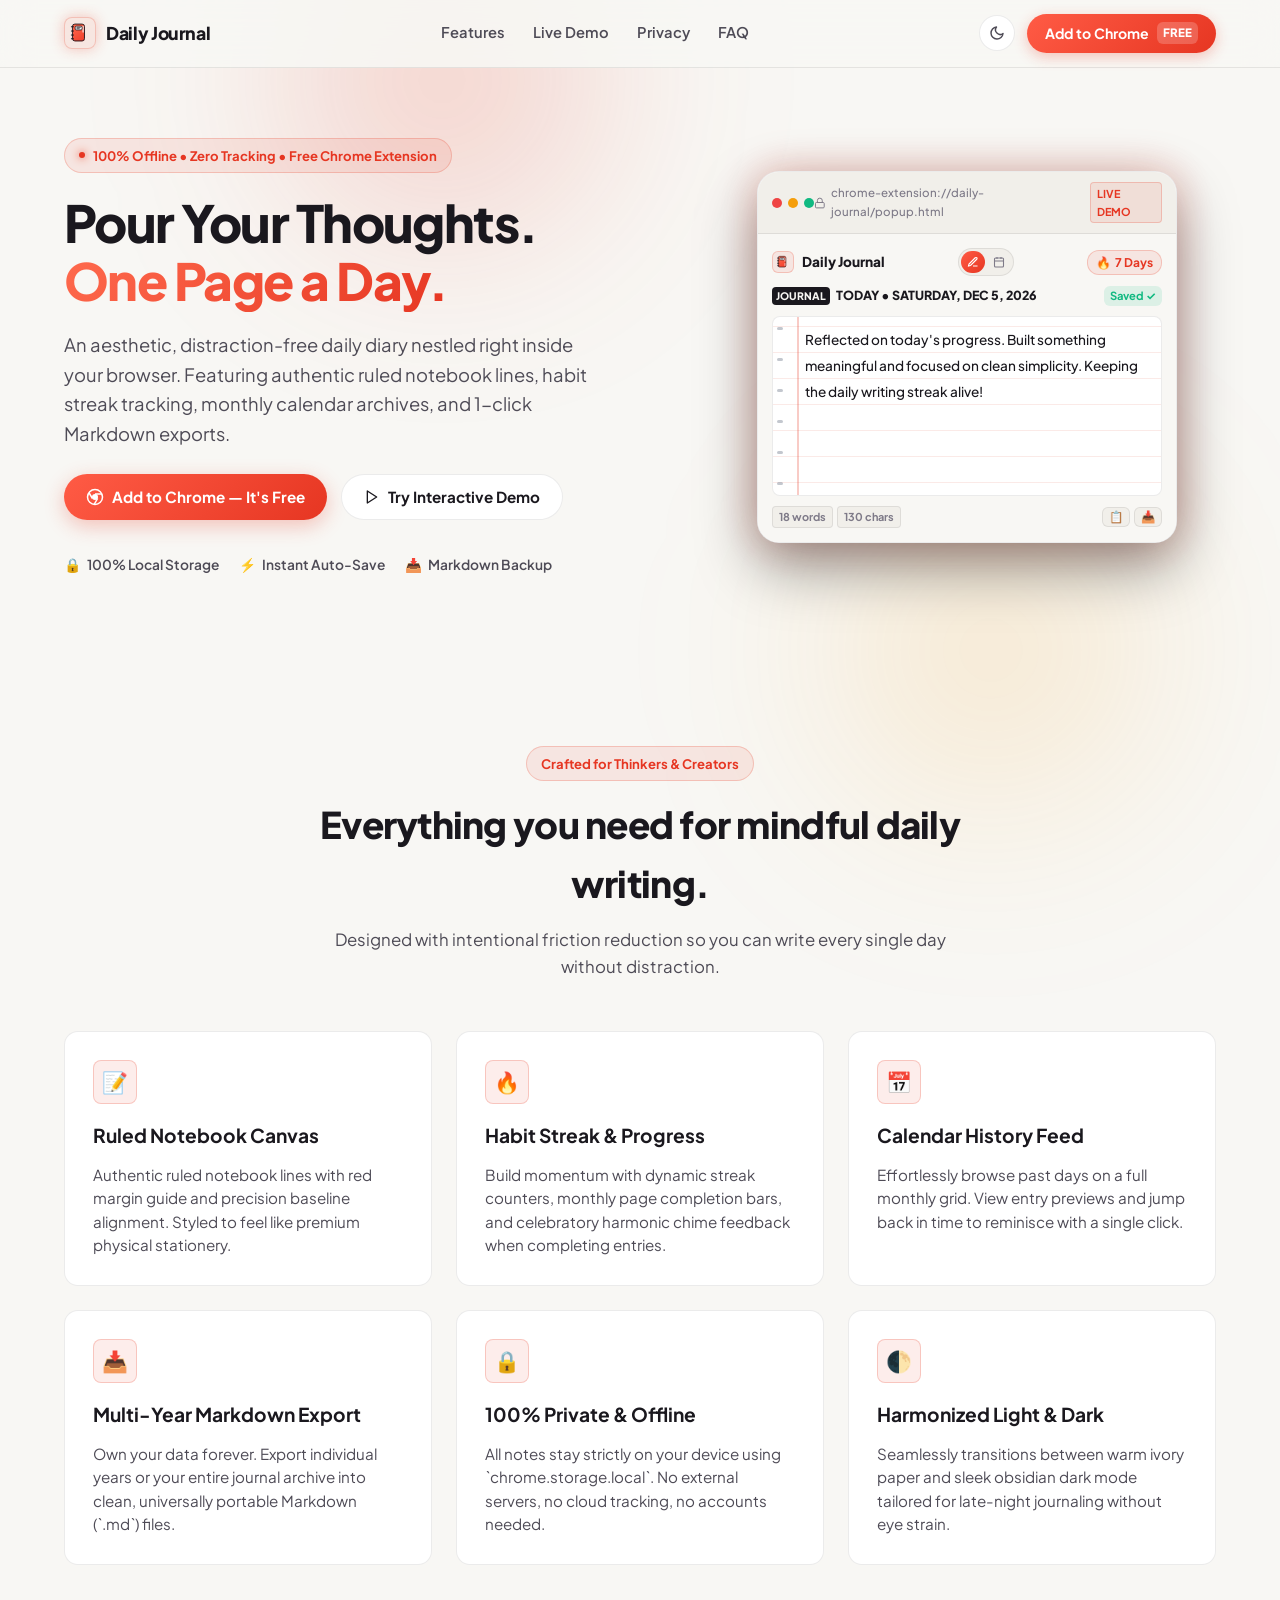
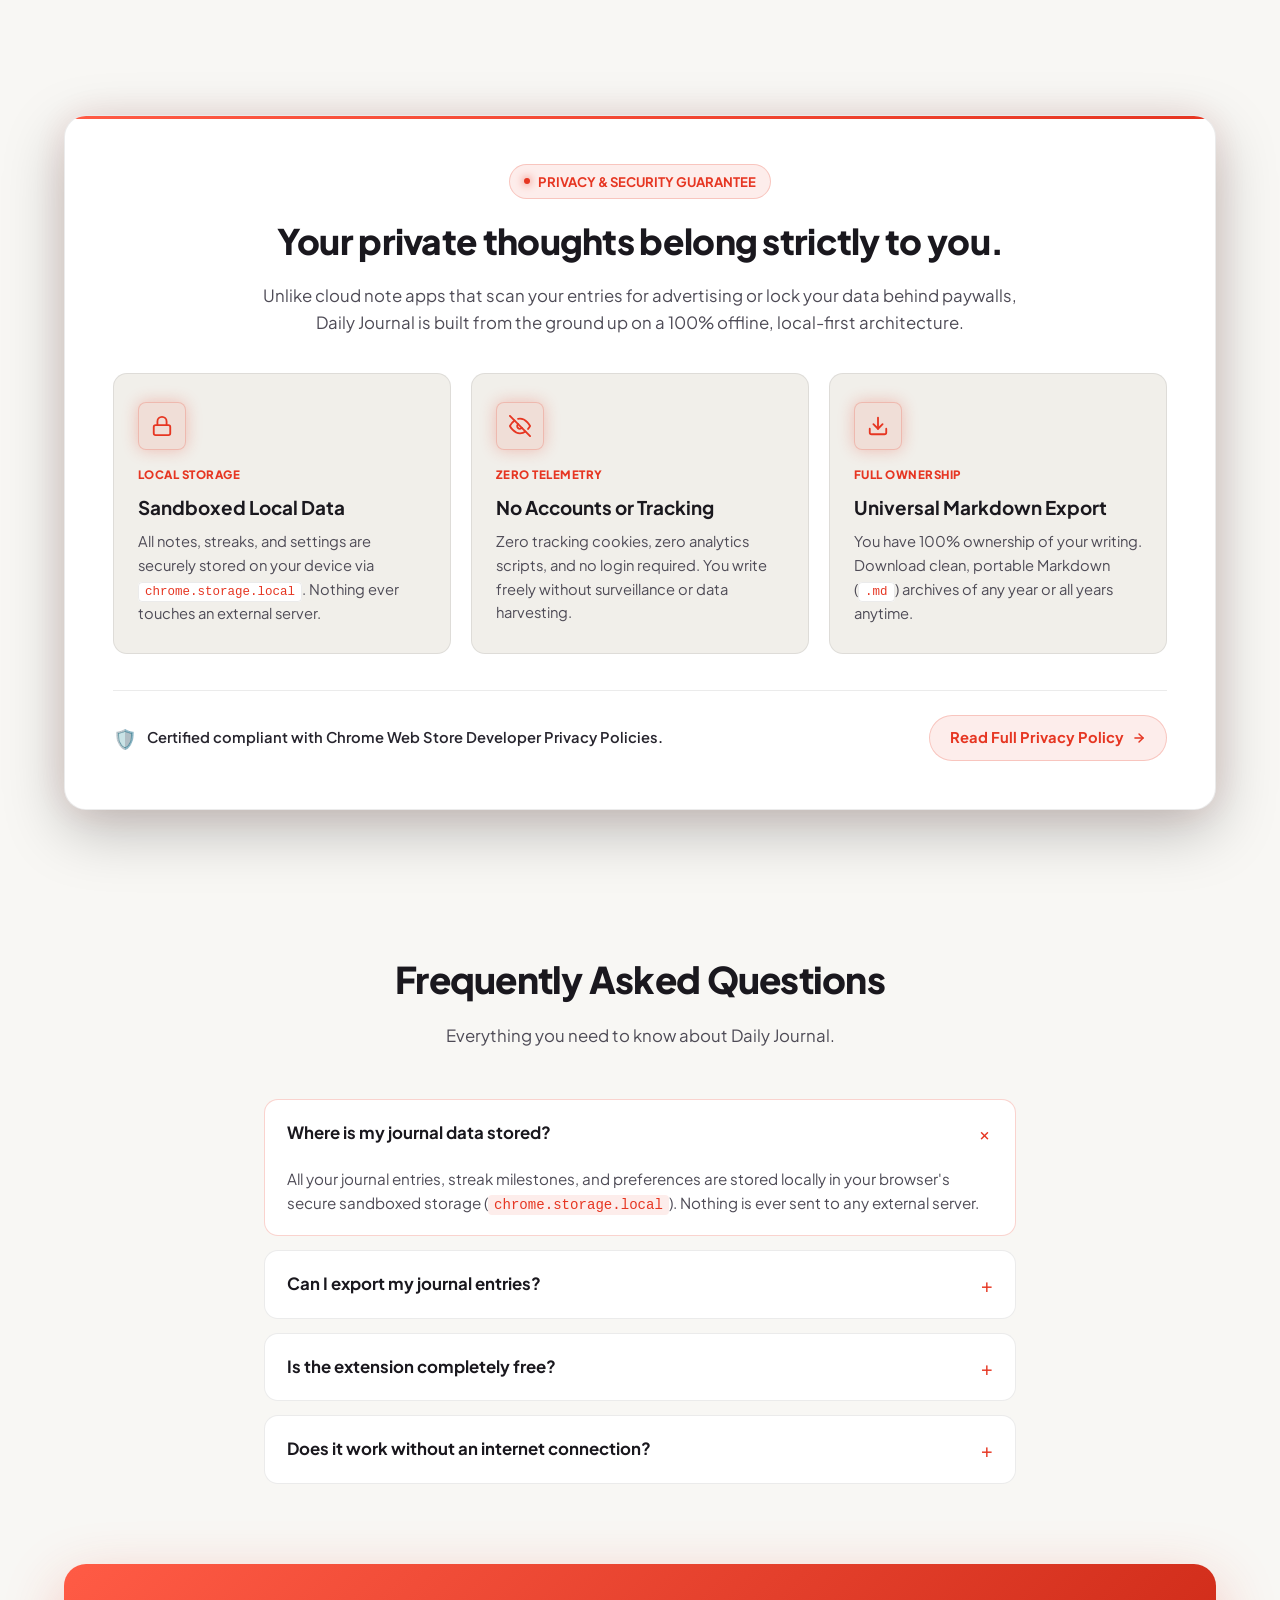
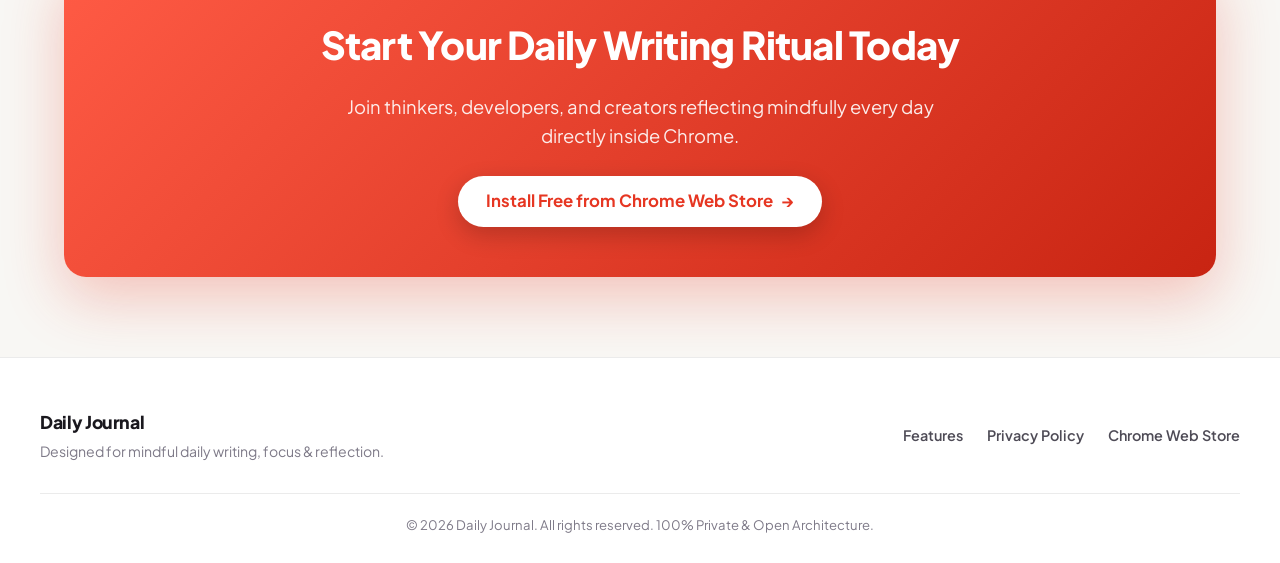
<file: index.html>
<!DOCTYPE html>
<html lang="en" data-theme="light">

<head>
    <meta charset="UTF-8">
    <meta name="viewport" content="width=device-width, initial-scale=1.0">
    <title>Daily Journal - Minimalist Chrome Extension for Mindful Daily Writing</title>
    <meta name="description"
        content="An elegant, distraction-free daily journaling Chrome extension with authentic ruled paper lines, streak habit tracking, calendar history, and 1-click Markdown export. 100% offline & private.">
    <meta name="keywords"
        content="chrome extension, daily journal, minimalist diary, habit tracker, privacy note app, markdown journal, offline notes">
    
    <!-- Open Graph / Meta -->
    <meta property="og:type" content="website">
    <meta property="og:title" content="Daily Journal - Minimalist Chrome Extension">
    <meta property="og:description"
        content="Pour your thoughts and build a consistent writing habit directly in your browser. 100% private and offline.">
    <meta property="og:image" content="icons/daily-journal-128.png">

    <!-- Twitter Card Meta -->
    <meta name="twitter:card" content="summary">
    <meta name="twitter:title" content="Daily Journal - Minimalist Chrome Extension">
    <meta name="twitter:description" content="Pour your thoughts and build a consistent writing habit directly in your browser. 100% private and offline.">
    <meta name="twitter:image" content="icons/daily-journal-128.png">

    <!-- Favicons & Touch Icons -->
    <link rel="apple-touch-icon" sizes="180x180" href="favicons/apple-touch-icon.png">
    <link rel="icon" type="image/png" sizes="32x32" href="favicons/favicon-32x32.png">
    <link rel="icon" type="image/png" sizes="16x16" href="favicons/favicon-16x16.png">
    <link rel="shortcut icon" href="favicons/favicon.ico">
    <link rel="manifest" href="favicons/site.webmanifest">
    <meta name="theme-color" content="#18151D">

    <link rel="stylesheet" href="css/style.css">
    <link rel="preconnect" href="https://fonts.googleapis.com">
    <link rel="preconnect" href="https://fonts.gstatic.com" crossorigin>
    <link
        href="https://fonts.googleapis.com/css2?family=Plus+Jakarta+Sans:wght@400;500;600;700;800&family=Inter:wght@400;500;600;700&display=swap"
        rel="stylesheet">
</head>

<body>
    <!-- Ambient Background Glows -->
    <div class="ambient-glow glow-top"></div>
    <div class="ambient-glow glow-bottom"></div>

    <!-- Navigation Header -->
    <header class="site-header">
        <div class="nav-container">
            <a href="#" class="brand-badge">
                <div class="brand-icon">
                    <svg xmlns="http://www.w3.org/2000/svg" width="22" height="22" viewBox="0 0 128 128" fill="none">
                        <rect x="23" y="15" width="70" height="98" rx="14" fill="#C53222" opacity="0.4" />
                        <rect x="20" y="12" width="70" height="98" rx="14" fill="url(#coralCoverGrad)" stroke="#18151D" stroke-width="5" stroke-linejoin="round" />
                        <path d="M82 22C84.2 22 86 23.8 86 26V58C86 60.2 84.2 62 82 62C79.8 62 78 60.2 78 58V26C78 23.8 79.8 22 82 22Z" fill="#FFFFFF" opacity="0.75" />
                        <rect x="36" y="24" width="40" height="22" rx="6" fill="#F8FAFC" stroke="#18151D" stroke-width="4.5" />
                        <line x1="46" y1="32" x2="66" y2="32" stroke="#18151D" stroke-width="3.5" stroke-linecap="round" />
                        <line x1="46" y1="38" x2="60" y2="38" stroke="#18151D" stroke-width="3.5" stroke-linecap="round" />
                        <line x1="14" y1="28" x2="26" y2="28" stroke="#18151D" stroke-width="6" stroke-linecap="round" />
                        <line x1="14" y1="52" x2="26" y2="52" stroke="#18151D" stroke-width="6" stroke-linecap="round" />
                        <line x1="14" y1="76" x2="26" y2="76" stroke="#18151D" stroke-width="6" stroke-linecap="round" />
                        <line x1="14" y1="98" x2="26" y2="98" stroke="#18151D" stroke-width="6" stroke-linecap="round" />
                        <defs>
                            <linearGradient id="coralCoverGrad" x1="20" y1="12" x2="90" y2="110" gradientUnits="userSpaceOnUse">
                                <stop stop-color="#FF6B4E" />
                                <stop offset="1" stop-color="#F03D2B" />
                            </linearGradient>
                        </defs>
                    </svg>
                </div>
                <span class="brand-text">Daily Journal</span>
            </a>

            <nav class="nav-links">
                <a href="#features" class="nav-link">Features</a>
                <a href="#interactive-demo" class="nav-link">Live Demo</a>
                <a href="#privacy" class="nav-link">Privacy</a>
                <a href="#faq" class="nav-link">FAQ</a>
            </nav>

            <div class="nav-actions">
                <button id="theme-toggle-btn" class="icon-toggle-btn" aria-label="Toggle Light and Dark Mode" title="Toggle Theme">
                    <svg id="theme-icon-sun" class="hidden" xmlns="http://www.w3.org/2000/svg" width="16" height="16" viewBox="0 0 24 24" fill="none" stroke="currentColor" stroke-width="2.2" stroke-linecap="round" stroke-linejoin="round">
                        <circle cx="12" cy="12" r="5" />
                        <line x1="12" y1="1" x2="12" y2="3" />
                        <line x1="12" y1="21" x2="12" y2="23" />
                        <line x1="4.22" y1="4.22" x2="5.64" y2="5.64" />
                        <line x1="18.36" y1="18.36" x2="19.78" y2="19.78" />
                        <line x1="1" y1="12" x2="3" y2="12" />
                        <line x1="21" y1="12" x2="23" y2="12" />
                        <line x1="4.22" y1="19.78" x2="5.64" y2="18.36" />
                        <line x1="18.36" y1="5.64" x2="19.78" y2="4.22" />
                    </svg>
                    <svg id="theme-icon-moon" xmlns="http://www.w3.org/2000/svg" width="16" height="16" viewBox="0 0 24 24" fill="none" stroke="currentColor" stroke-width="2.2" stroke-linecap="round" stroke-linejoin="round">
                        <path d="M21 12.79A9 9 0 1 1 11.21 3 7 7 0 0 0 21 12.79z" />
                    </svg>
                </button>
                <a href="https://chromewebstore.google.com/detail/mglojpkochmhjaahbocinfpfkeamglgm" target="_blank" class="cta-btn cta-btn-header">
                    <span>Add to Chrome</span>
                    <span class="cta-badge">Free</span>
                </a>
            </div>
        </div>
    </header>

    <!-- Hero Section -->
    <main>
        <section class="hero-section">
            <div class="hero-content">
                <div class="pill-tag">
                    <span class="pill-dot"></span>
                    <span>100% Offline • Zero Tracking • Free Chrome Extension</span>
                </div>
                
                <h1 class="hero-headline">
                    Pour Your Thoughts.<br>
                    <span class="gradient-text">One Page a Day.</span>
                </h1>

                <p class="hero-subtext">
                    An aesthetic, distraction-free daily diary nestled right inside your browser. Featuring authentic ruled notebook lines, habit streak tracking, monthly calendar archives, and 1-click Markdown exports.
                </p>

                <div class="hero-cta-group">
                    <a href="https://chromewebstore.google.com/detail/mglojpkochmhjaahbocinfpfkeamglgm" target="_blank" class="cta-btn cta-btn-primary">
                        <svg xmlns="http://www.w3.org/2000/svg" width="18" height="18" viewBox="0 0 24 24" fill="currentColor">
                            <circle cx="12" cy="12" r="10" fill="none" stroke="currentColor" stroke-width="2"/>
                            <circle cx="12" cy="12" r="4"/>
                            <line x1="21.17" y1="8" x2="12" y2="8" stroke="currentColor" stroke-width="2"/>
                            <line x1="3.95" y1="6.06" x2="8.54" y2="14" stroke="currentColor" stroke-width="2"/>
                            <line x1="10.88" y1="21.94" x2="15.46" y2="14" stroke="currentColor" stroke-width="2"/>
                        </svg>
                        <span>Add to Chrome — It's Free</span>
                    </a>
                    <a href="#interactive-demo" class="cta-btn cta-btn-secondary">
                        <svg xmlns="http://www.w3.org/2000/svg" width="16" height="16" viewBox="0 0 24 24" fill="none" stroke="currentColor" stroke-width="2" stroke-linecap="round" stroke-linejoin="round">
                            <polygon points="5 3 19 12 5 21 5 3"/>
                        </svg>
                        <span>Try Interactive Demo</span>
                    </a>
                </div>

                <div class="hero-trust-badges">
                    <div class="trust-item">
                        <span class="trust-icon">🔒</span>
                        <span>100% Local Storage</span>
                    </div>
                    <div class="trust-item">
                        <span class="trust-icon">⚡</span>
                        <span>Instant Auto-Save</span>
                    </div>
                    <div class="trust-item">
                        <span class="trust-icon">📥</span>
                        <span>Markdown Backup</span>
                    </div>
                </div>
            </div>

            <!-- Interactive Live Mockup -->
            <div id="interactive-demo" class="hero-preview-container">
                <div class="mockup-frame">
                    <div class="mockup-header-bar">
                        <div class="mockup-dots">
                            <span class="dot red"></span>
                            <span class="dot yellow"></span>
                            <span class="dot green"></span>
                        </div>
                        <div class="mockup-address-bar">
                            <svg xmlns="http://www.w3.org/2000/svg" width="12" height="12" viewBox="0 0 24 24" fill="none" stroke="currentColor" stroke-width="2"><rect x="3" y="11" width="18" height="11" rx="2" ry="2"/><path d="M7 11V7a5 5 0 0 1 10 0v4"/></svg>
                            <span>chrome-extension://daily-journal/popup.html</span>
                        </div>
                        <div class="mockup-hint">Live Demo</div>
                    </div>

                    <!-- Journal Extension Window Simulation -->
                    <div class="journal-card-demo">
                        <div class="demo-header">
                            <div class="demo-brand">
                                <div class="demo-brand-icon" title="Daily Journal">
                                    <svg xmlns="http://www.w3.org/2000/svg" width="14" height="14" viewBox="0 0 128 128" fill="none">
                                        <rect x="23" y="15" width="70" height="98" rx="14" fill="#C53222" opacity="0.4" />
                                        <rect x="20" y="12" width="70" height="98" rx="14" fill="url(#coralCoverGradDemoIcon)" stroke="#18151D" stroke-width="5" stroke-linejoin="round" />
                                        <path d="M82 22C84.2 22 86 23.8 86 26V58C86 60.2 84.2 62 82 62C79.8 62 78 60.2 78 58V26C78 23.8 79.8 22 82 22Z" fill="#FFFFFF" opacity="0.75" />
                                        <path d="M82 72C84.2 72 86 73.8 86 76V96C86 98.2 84.2 100 82 100C79.8 100 78 98.2 78 96V76C78 73.8 79.8 72 82 72Z" fill="#FFFFFF" opacity="0.75" />
                                        <rect x="36" y="24" width="40" height="22" rx="6" fill="#F8FAFC" stroke="#18151D" stroke-width="4.5" />
                                        <line x1="46" y1="32" x2="66" y2="32" stroke="#18151D" stroke-width="3.5" stroke-linecap="round" />
                                        <line x1="46" y1="38" x2="60" y2="38" stroke="#18151D" stroke-width="3.5" stroke-linecap="round" />
                                        <line x1="14" y1="28" x2="26" y2="28" stroke="#18151D" stroke-width="6" stroke-linecap="round" />
                                        <line x1="14" y1="52" x2="26" y2="52" stroke="#18151D" stroke-width="6" stroke-linecap="round" />
                                        <line x1="14" y1="76" x2="26" y2="76" stroke="#18151D" stroke-width="6" stroke-linecap="round" />
                                        <line x1="14" y1="98" x2="26" y2="98" stroke="#18151D" stroke-width="6" stroke-linecap="round" />
                                        <defs>
                                            <linearGradient id="coralCoverGradDemoIcon" x1="20" y1="12" x2="90" y2="110" gradientUnits="userSpaceOnUse">
                                                <stop stop-color="#FF6B4E" />
                                                <stop offset="1" stop-color="#F03D2B" />
                                            </linearGradient>
                                        </defs>
                                    </svg>
                                </div>
                                <span class="demo-title">Daily Journal</span>
                            </div>
                            <div class="demo-tabs">
                                <button class="demo-tab active" title="Daily Notes View">
                                    <svg xmlns="http://www.w3.org/2000/svg" width="12" height="12" viewBox="0 0 24 24" fill="none" stroke="currentColor" stroke-width="2.2"><path d="M12 20h9"/><path d="M16.5 3.5a2.121 2.121 0 0 1 3 3L7 19l-4 1 1-4L16.5 3.5z"/></svg>
                                </button>
                                <button class="demo-tab" title="Calendar Overview">
                                    <svg xmlns="http://www.w3.org/2000/svg" width="12" height="12" viewBox="0 0 24 24" fill="none" stroke="currentColor" stroke-width="2.2"><rect x="3" y="4" width="18" height="18" rx="2" ry="2"/><line x1="16" y1="2" x2="16" y2="6"/><line x1="8" y1="2" x2="8" y2="6"/><line x1="3" y1="10" x2="21" y2="10"/></svg>
                                </button>
                            </div>
                            <div class="demo-streak">
                                <span class="fire-icon">🔥</span>
                                <span>7 Days</span>
                            </div>
                        </div>

                        <div class="demo-editor-header">
                            <div class="demo-editor-tag">JOURNAL</div>
                            <h3 id="demo-date-heading">TODAY • WEDNESDAY, OCT 7, 2026</h3>
                            <span class="demo-saved-tag">Saved ✓</span>
                        </div>

                        <div class="demo-paper-container">
                            <div class="demo-spine">
                                <span></span><span></span><span></span><span></span><span></span><span></span>
                            </div>
                            <textarea id="demo-textarea" placeholder="Pour your thoughts here... How was your day?">Reflected on today's progress. Built something meaningful and focused on clean simplicity. Keeping the daily writing streak alive!</textarea>
                        </div>

                        <div class="demo-footer">
                            <div class="demo-stats">
                                <span id="demo-word-count" class="demo-stat-pill">23 words</span>
                                <span id="demo-char-count" class="demo-stat-pill">144 chars</span>
                            </div>
                            <div class="demo-actions">
                                <button class="demo-btn" title="Copy entry">📋</button>
                                <button class="demo-btn" title="Export Markdown">📥</button>
                            </div>
                        </div>
                    </div>
                </div>
            </div>
        </section>

        <!-- Core Features Grid -->
        <section id="features" class="features-section">
            <div class="section-heading">
                <div class="pill-tag">Crafted for Thinkers & Creators</div>
                <h2>Everything you need for mindful daily writing.</h2>
                <p>Designed with intentional friction reduction so you can write every single day without distraction.</p>
            </div>

            <div class="features-grid">
                <!-- Feature 1 -->
                <div class="feature-card">
                    <div class="feature-icon-wrapper">
                        <span>📝</span>
                    </div>
                    <h3>Ruled Notebook Canvas</h3>
                    <p>Authentic ruled notebook lines with red margin guide and precision baseline alignment. Styled to feel like premium physical stationery.</p>
                </div>

                <!-- Feature 2 -->
                <div class="feature-card">
                    <div class="feature-icon-wrapper">
                        <span>🔥</span>
                    </div>
                    <h3>Habit Streak & Progress</h3>
                    <p>Build momentum with dynamic streak counters, monthly page completion bars, and celebratory harmonic chime feedback when completing entries.</p>
                </div>

                <!-- Feature 3 -->
                <div class="feature-card">
                    <div class="feature-icon-wrapper">
                        <span>📅</span>
                    </div>
                    <h3>Calendar History Feed</h3>
                    <p>Effortlessly browse past days on a full monthly grid. View entry previews and jump back in time to reminisce with a single click.</p>
                </div>

                <!-- Feature 4 -->
                <div class="feature-card">
                    <div class="feature-icon-wrapper">
                        <span>📥</span>
                    </div>
                    <h3>Multi-Year Markdown Export</h3>
                    <p>Own your data forever. Export individual years or your entire journal archive into clean, universally portable Markdown (`.md`) files.</p>
                </div>

                <!-- Feature 5 -->
                <div class="feature-card">
                    <div class="feature-icon-wrapper">
                        <span>🔒</span>
                    </div>
                    <h3>100% Private & Offline</h3>
                    <p>All notes stay strictly on your device using `chrome.storage.local`. No external servers, no cloud tracking, no accounts needed.</p>
                </div>

                <!-- Feature 6 -->
                <div class="feature-card">
                    <div class="feature-icon-wrapper">
                        <span>🌓</span>
                    </div>
                    <h3>Harmonized Light & Dark</h3>
                    <p>Seamlessly transitions between warm ivory paper and sleek obsidian dark mode tailored for late-night journaling without eye strain.</p>
                </div>
            </div>
        </section>

        <!-- Privacy & Trust Center -->
        <section id="privacy" class="privacy-section">
            <div class="privacy-wrapper">
                <div class="privacy-header">
                    <div class="pill-tag">
                        <span class="pill-dot"></span>
                        <span>PRIVACY & SECURITY GUARANTEE</span>
                    </div>
                    <h2>Your private thoughts belong strictly to you.</h2>
                    <p>Unlike cloud note apps that scan your entries for advertising or lock your data behind paywalls, Daily Journal is built from the ground up on a 100% offline, local-first architecture.</p>
                </div>

                <div class="privacy-grid">
                    <!-- Pillar 1 -->
                    <div class="privacy-feature-card">
                        <div class="privacy-icon-box">
                            <svg xmlns="http://www.w3.org/2000/svg" width="22" height="22" viewBox="0 0 24 24" fill="none" stroke="currentColor" stroke-width="2" stroke-linecap="round" stroke-linejoin="round">
                                <rect x="3" y="11" width="18" height="11" rx="2" ry="2"/>
                                <path d="M7 11V7a5 5 0 0 1 10 0v4"/>
                            </svg>
                        </div>
                        <div class="privacy-card-content">
                            <span class="privacy-card-tag">Local Storage</span>
                            <h3>Sandboxed Local Data</h3>
                            <p>All notes, streaks, and settings are securely stored on your device via <code>chrome.storage.local</code>. Nothing ever touches an external server.</p>
                        </div>
                    </div>

                    <!-- Pillar 2 -->
                    <div class="privacy-feature-card">
                        <div class="privacy-icon-box">
                            <svg xmlns="http://www.w3.org/2000/svg" width="22" height="22" viewBox="0 0 24 24" fill="none" stroke="currentColor" stroke-width="2" stroke-linecap="round" stroke-linejoin="round">
                                <path d="M17.94 17.94A10.07 10.07 0 0 1 12 20c-7 0-11-8-11-8a18.45 18.45 0 0 1 5.06-5.94M9.9 4.24A9.12 9.12 0 0 1 12 4c7 0 11 8 11 8a18.5 18.5 0 0 1-2.16 3.19m-6.72-1.07a3 3 0 1 1-4.24-4.24"/>
                                <line x1="1" y1="1" x2="23" y2="23"/>
                            </svg>
                        </div>
                        <div class="privacy-card-content">
                            <span class="privacy-card-tag">Zero Telemetry</span>
                            <h3>No Accounts or Tracking</h3>
                            <p>Zero tracking cookies, zero analytics scripts, and no login required. You write freely without surveillance or data harvesting.</p>
                        </div>
                    </div>

                    <!-- Pillar 3 -->
                    <div class="privacy-feature-card">
                        <div class="privacy-icon-box">
                            <svg xmlns="http://www.w3.org/2000/svg" width="22" height="22" viewBox="0 0 24 24" fill="none" stroke="currentColor" stroke-width="2" stroke-linecap="round" stroke-linejoin="round">
                                <path d="M21 15v4a2 2 0 0 1-2 2H5a2 2 0 0 1-2-2v-4"/>
                                <polyline points="7 10 12 15 17 10"/>
                                <line x1="12" y1="15" x2="12" y2="3"/>
                            </svg>
                        </div>
                        <div class="privacy-card-content">
                            <span class="privacy-card-tag">Full Ownership</span>
                            <h3>Universal Markdown Export</h3>
                            <p>You have 100% ownership of your writing. Download clean, portable Markdown (<code>.md</code>) archives of any year or all years anytime.</p>
                        </div>
                    </div>
                </div>

                <div class="privacy-banner-footer">
                    <div class="privacy-guarantee-text">
                        <span class="verified-shield">🛡️</span>
                        <span>Certified compliant with Chrome Web Store Developer Privacy Policies.</span>
                    </div>
                    <a href="privacy.html" class="privacy-cta-link">
                        <span>Read Full Privacy Policy</span>
                        <svg xmlns="http://www.w3.org/2000/svg" width="14" height="14" viewBox="0 0 24 24" fill="none" stroke="currentColor" stroke-width="2.5" stroke-linecap="round" stroke-linejoin="round">
                            <line x1="5" y1="12" x2="19" y2="12"/>
                            <polyline points="12 5 19 12 12 19"/>
                        </svg>
                    </a>
                </div>
            </div>
        </section>

        <!-- Frequently Asked Questions -->
        <section id="faq" class="faq-section">
            <div class="section-heading">
                <h2>Frequently Asked Questions</h2>
                <p>Everything you need to know about Daily Journal.</p>
            </div>

            <div class="faq-accordion">
                <details class="faq-item" open>
                    <summary class="faq-question">
                        <span>Where is my journal data stored?</span>
                        <span class="faq-icon">+</span>
                    </summary>
                    <div class="faq-answer">
                        <p>All your journal entries, streak milestones, and preferences are stored locally in your browser's secure sandboxed storage (<code>chrome.storage.local</code>). Nothing is ever sent to any external server.</p>
                    </div>
                </details>

                <details class="faq-item">
                    <summary class="faq-question">
                        <span>Can I export my journal entries?</span>
                        <span class="faq-icon">+</span>
                    </summary>
                    <div class="faq-answer">
                        <p>Yes! Click on the Habit Streak popover in the extension header to export any year's entries or your complete archive as a beautifully formatted Markdown (<code>.md</code>) file directly to your downloads folder.</p>
                    </div>
                </details>

                <details class="faq-item">
                    <summary class="faq-question">
                        <span>Is the extension completely free?</span>
                        <span class="faq-icon">+</span>
                    </summary>
                    <div class="faq-answer">
                        <p>Yes, Daily Journal is 100% free with no ads, no subscriptions, and no paywalled features.</p>
                    </div>
                </details>

                <details class="faq-item">
                    <summary class="faq-question">
                        <span>Does it work without an internet connection?</span>
                        <span class="faq-icon">+</span>
                    </summary>
                    <div class="faq-answer">
                        <p>Absolutely. Because all logic and storage run locally inside your browser package, you can write, reflect, and browse your history anywhere, anytime—even offline in airplane mode.</p>
                    </div>
                </details>
            </div>
        </section>

        <!-- Final Call to Action -->
        <section class="cta-banner-section">
            <div class="cta-banner-card">
                <h2>Start Your Daily Writing Ritual Today</h2>
                <p>Join thinkers, developers, and creators reflecting mindfully every day directly inside Chrome.</p>
                <div class="banner-actions">
                    <a href="https://chromewebstore.google.com/detail/mglojpkochmhjaahbocinfpfkeamglgm" target="_blank" class="cta-btn cta-btn-primary">
                        <span>Install Free from Chrome Web Store</span>
                        <span class="cta-arrow">→</span>
                    </a>
                </div>
            </div>
        </section>
    </main>

    <!-- Footer -->
    <footer class="site-footer">
        <div class="footer-container">
            <div class="footer-left">
                <span class="brand-text">Daily Journal</span>
                <p>Designed for mindful daily writing, focus & reflection.</p>
            </div>
            <div class="footer-links">
                <a href="#features">Features</a>
                <a href="privacy.html">Privacy Policy</a>
                <a href="https://chromewebstore.google.com/detail/mglojpkochmhjaahbocinfpfkeamglgm" target="_blank">Chrome Web Store</a>
            </div>
        </div>
        <div class="footer-bottom">
            <span>© 2026 Daily Journal. All rights reserved. 100% Private & Open Architecture.</span>
        </div>
    </footer>

    <script src="js/main.js"></script>
</body>

</html>
</file>
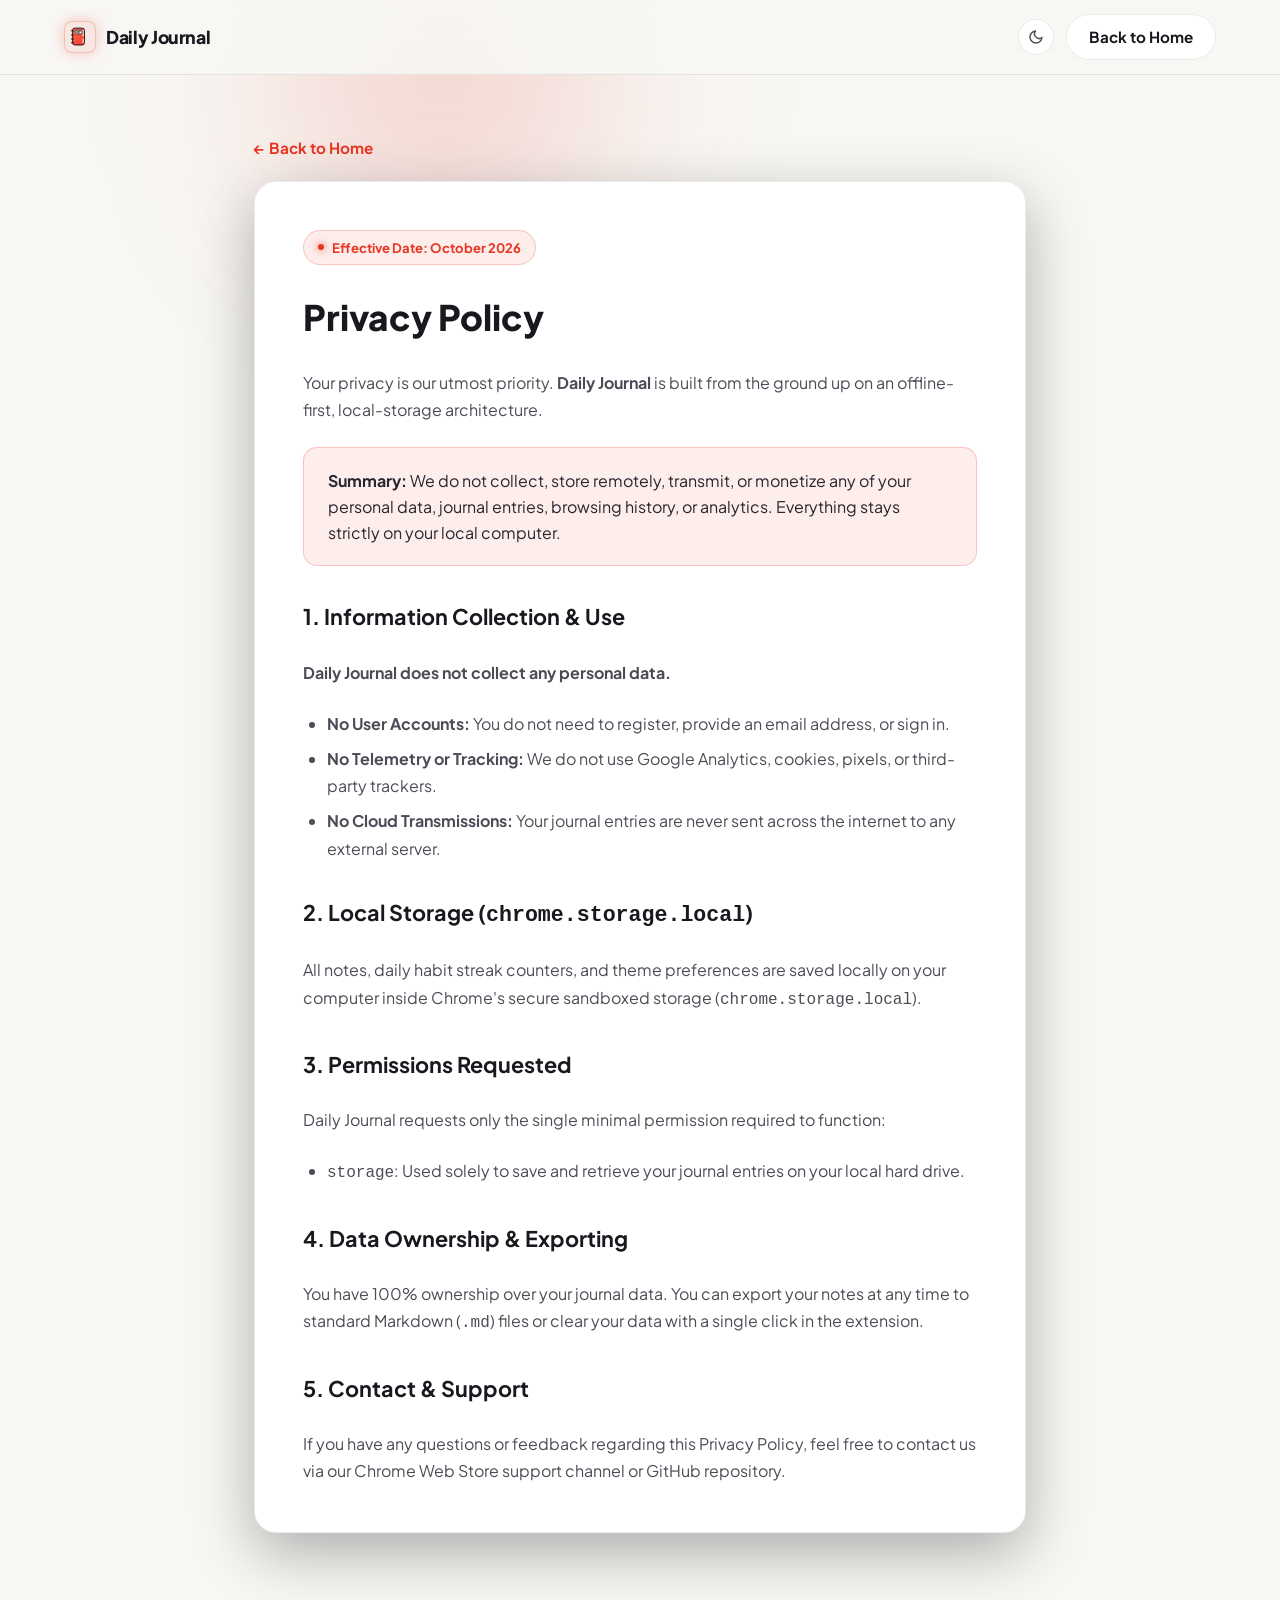
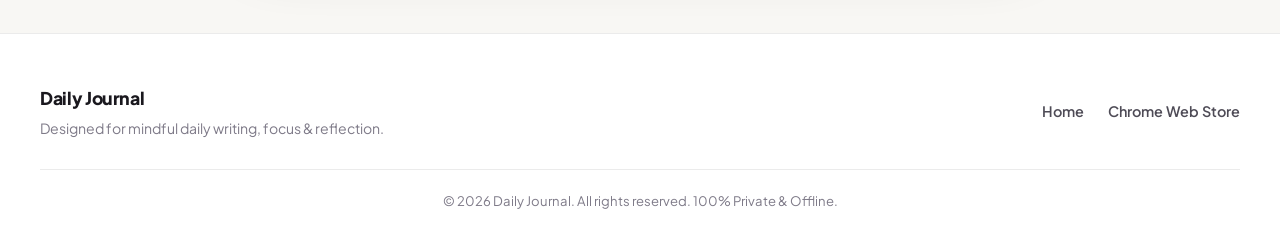
<file: privacy.html>
<!DOCTYPE html>
<html lang="en" data-theme="light">

<head>
    <meta charset="UTF-8">
    <meta name="viewport" content="width=device-width, initial-scale=1.0">
    <title>Privacy Policy - Daily Journal Chrome Extension</title>
    <meta name="description" content="Privacy Policy for Daily Journal Chrome Extension. 100% offline, zero cloud tracking, zero data collection.">
    <!-- Favicons & Touch Icons -->
    <link rel="apple-touch-icon" sizes="180x180" href="favicons/apple-touch-icon.png">
    <link rel="icon" type="image/png" sizes="32x32" href="favicons/favicon-32x32.png">
    <link rel="icon" type="image/png" sizes="16x16" href="favicons/favicon-16x16.png">
    <link rel="shortcut icon" href="favicons/favicon.ico">
    <link rel="manifest" href="favicons/site.webmanifest">
    <meta name="theme-color" content="#18151D">
    <link rel="stylesheet" href="css/style.css">
    <link rel="preconnect" href="https://fonts.googleapis.com">
    <link rel="preconnect" href="https://fonts.gstatic.com" crossorigin>
    <link href="https://fonts.googleapis.com/css2?family=Plus+Jakarta+Sans:wght@400;500;600;700;800&family=Inter:wght@400;500;600;700&display=swap" rel="stylesheet">
    <style>
        .privacy-page-container {
            max-width: 820px;
            margin: 60px auto 100px auto;
            padding: 0 24px;
            position: relative;
            z-index: 10;
        }

        .privacy-doc-card {
            background: var(--bg-surface);
            border: 1px solid var(--glass-border);
            border-radius: var(--radius-lg);
            padding: 48px;
            display: flex;
            flex-direction: column;
            gap: 24px;
            box-shadow: 0 20px 60px rgba(0,0,0,0.3);
        }

        .privacy-doc-card h1 {
            font-size: 2.2rem;
            font-weight: 800;
            color: var(--text-pure);
        }

        .privacy-doc-card h2 {
            font-size: 1.35rem;
            font-weight: 700;
            color: var(--text-pure);
            margin-top: 10px;
        }

        .privacy-doc-card p, .privacy-doc-card li {
            color: var(--text-secondary);
            font-size: 1rem;
            line-height: 1.7;
        }

        .privacy-doc-card ul {
            padding-left: 24px;
            display: flex;
            flex-direction: column;
            gap: 8px;
        }

        .privacy-highlight-box {
            background: var(--coral-subtle);
            border: 1px solid var(--coral-border);
            border-radius: var(--radius-md);
            padding: 20px 24px;
            color: var(--text-primary);
        }

        .back-nav-link {
            display: inline-flex;
            align-items: center;
            gap: 6px;
            color: var(--coral-primary);
            font-weight: 700;
            text-decoration: none;
            font-size: 0.95rem;
            margin-bottom: 20px;
        }

        .back-nav-link:hover {
            text-decoration: underline;
        }
    </style>
</head>

<body>
    <!-- Ambient Background Glows -->
    <div class="ambient-glow glow-top"></div>

    <header class="site-header">
        <div class="nav-container">
            <a href="index.html" class="brand-badge">
                <div class="brand-icon">
                    <svg xmlns="http://www.w3.org/2000/svg" width="22" height="22" viewBox="0 0 128 128" fill="none">
                        <rect x="23" y="15" width="70" height="98" rx="14" fill="#C53222" opacity="0.4" />
                        <rect x="20" y="12" width="70" height="98" rx="14" fill="url(#coralCoverGradPriv)" stroke="#18151D" stroke-width="5" stroke-linejoin="round" />
                        <path d="M82 22C84.2 22 86 23.8 86 26V58C86 60.2 84.2 62 82 62C79.8 62 78 60.2 78 58V26C78 23.8 79.8 22 82 22Z" fill="#FFFFFF" opacity="0.75" />
                        <path d="M82 72C84.2 72 86 73.8 86 76V96C86 98.2 84.2 100 82 100C79.8 100 78 98.2 78 96V76C78 73.8 79.8 72 82 72Z" fill="#FFFFFF" opacity="0.75" />
                        <rect x="36" y="24" width="40" height="22" rx="6" fill="#F8FAFC" stroke="#18151D" stroke-width="4.5" />
                        <line x1="46" y1="32" x2="66" y2="32" stroke="#18151D" stroke-width="3.5" stroke-linecap="round" />
                        <line x1="46" y1="38" x2="60" y2="38" stroke="#18151D" stroke-width="3.5" stroke-linecap="round" />
                        <line x1="14" y1="28" x2="26" y2="28" stroke="#18151D" stroke-width="6" stroke-linecap="round" />
                        <line x1="14" y1="52" x2="26" y2="52" stroke="#18151D" stroke-width="6" stroke-linecap="round" />
                        <line x1="14" y1="76" x2="26" y2="76" stroke="#18151D" stroke-width="6" stroke-linecap="round" />
                        <line x1="14" y1="98" x2="26" y2="98" stroke="#18151D" stroke-width="6" stroke-linecap="round" />
                        <defs>
                            <linearGradient id="coralCoverGradPriv" x1="20" y1="12" x2="90" y2="110" gradientUnits="userSpaceOnUse">
                                <stop stop-color="#FF6B4E" />
                                <stop offset="1" stop-color="#F03D2B" />
                            </linearGradient>
                        </defs>
                    </svg>
                </div>
                <span class="brand-text">Daily Journal</span>
            </a>
            <div class="nav-actions">
                <button id="theme-toggle-btn" class="icon-toggle-btn" aria-label="Toggle Light and Dark Mode" title="Toggle Theme">
                    <svg id="theme-icon-sun" class="hidden" xmlns="http://www.w3.org/2000/svg" width="16" height="16" viewBox="0 0 24 24" fill="none" stroke="currentColor" stroke-width="2.2" stroke-linecap="round" stroke-linejoin="round">
                        <circle cx="12" cy="12" r="5" />
                        <line x1="12" y1="1" x2="12" y2="3" />
                        <line x1="12" y1="21" x2="12" y2="23" />
                        <line x1="4.22" y1="4.22" x2="5.64" y2="5.64" />
                        <line x1="18.36" y1="18.36" x2="19.78" y2="19.78" />
                        <line x1="1" y1="12" x2="3" y2="12" />
                        <line x1="21" y1="12" x2="23" y2="12" />
                        <line x1="4.22" y1="19.78" x2="5.64" y2="18.36" />
                        <line x1="18.36" y1="5.64" x2="19.78" y2="4.22" />
                    </svg>
                    <svg id="theme-icon-moon" xmlns="http://www.w3.org/2000/svg" width="16" height="16" viewBox="0 0 24 24" fill="none" stroke="currentColor" stroke-width="2.2" stroke-linecap="round" stroke-linejoin="round">
                        <path d="M21 12.79A9 9 0 1 1 11.21 3 7 7 0 0 0 21 12.79z" />
                    </svg>
                </button>
                <a href="index.html" class="cta-btn cta-btn-secondary">Back to Home</a>
            </div>
        </div>
    </header>

    <main class="privacy-page-container">
        <a href="index.html" class="back-nav-link">← Back to Home</a>

        <article class="privacy-doc-card">
            <div class="pill-tag">
                <span class="pill-dot"></span>
                <span>Effective Date: October 2026</span>
            </div>
            <h1>Privacy Policy</h1>
            <p>Your privacy is our utmost priority. <strong>Daily Journal</strong> is built from the ground up on an offline-first, local-storage architecture.</p>

            <div class="privacy-highlight-box">
                <strong>Summary:</strong> We do not collect, store remotely, transmit, or monetize any of your personal data, journal entries, browsing history, or analytics. Everything stays strictly on your local computer.
            </div>

            <h2>1. Information Collection & Use</h2>
            <p><strong>Daily Journal does not collect any personal data.</strong></p>
            <ul>
                <li><strong>No User Accounts:</strong> You do not need to register, provide an email address, or sign in.</li>
                <li><strong>No Telemetry or Tracking:</strong> We do not use Google Analytics, cookies, pixels, or third-party trackers.</li>
                <li><strong>No Cloud Transmissions:</strong> Your journal entries are never sent across the internet to any external server.</li>
            </ul>

            <h2>2. Local Storage (<code>chrome.storage.local</code>)</h2>
            <p>All notes, daily habit streak counters, and theme preferences are saved locally on your computer inside Chrome's secure sandboxed storage (<code>chrome.storage.local</code>).</p>

            <h2>3. Permissions Requested</h2>
            <p>Daily Journal requests only the single minimal permission required to function:</p>
            <ul>
                <li><code>storage</code>: Used solely to save and retrieve your journal entries on your local hard drive.</li>
            </ul>

            <h2>4. Data Ownership & Exporting</h2>
            <p>You have 100% ownership over your journal data. You can export your notes at any time to standard Markdown (<code>.md</code>) files or clear your data with a single click in the extension.</p>

            <h2>5. Contact & Support</h2>
            <p>If you have any questions or feedback regarding this Privacy Policy, feel free to contact us via our Chrome Web Store support channel or GitHub repository.</p>
        </article>
    </main>

    <footer class="site-footer">
        <div class="footer-container">
            <div class="footer-left">
                <span class="brand-text">Daily Journal</span>
                <p>Designed for mindful daily writing, focus & reflection.</p>
            </div>
            <div class="footer-links">
                <a href="index.html">Home</a>
                <a href="https://chromewebstore.google.com/detail/mglojpkochmhjaahbocinfpfkeamglgm" target="_blank">Chrome Web Store</a>
            </div>
        </div>
        <div class="footer-bottom">
            <span>© 2026 Daily Journal. All rights reserved. 100% Private & Offline.</span>
        </div>
    </footer>

    <script src="js/main.js"></script>
</body>

</html>
</file>
<file: css/style.css>
/* ==========================================================================
   Daily Journal - Marketing & Store Landing Page Design System
   ========================================================================== */

:root {
    /* Color Palette - Vibrant Coral & Golden Glow */
    --coral-primary: #E63622;
    --coral-light: #FF533D;
    --coral-dark: #C82412;
    --coral-gradient: linear-gradient(135deg, #FF5B45 0%, #E63622 100%);
    --coral-glow: rgba(230, 54, 34, 0.28);
    --coral-subtle: rgba(230, 54, 34, 0.09);
    --coral-border: rgba(230, 54, 34, 0.22);

    --accent-amber: #F59E0B;
    --accent-amber-glow: rgba(245, 158, 11, 0.25);

    /* Canvas (Dark by default for ultra-modern landing aesthetics) */
    --bg-base: #0B0A0E;
    --bg-surface: #14121A;
    --bg-surface-elevated: #1D1A25;
    --bg-header: rgba(11, 10, 14, 0.85);
    --bg-input: #17151F;
    --glass-border: rgba(255, 255, 255, 0.08);
    --glass-border-hover: rgba(255, 255, 255, 0.18);

    /* Typography */
    --text-pure: #FFFFFF;
    --text-primary: #F3F4F6;
    --text-secondary: #9CA3AF;
    --text-muted: #6B7280;

    /* Ruled Paper Simulation */
    --paper-line: rgba(255, 255, 255, 0.08);
    --paper-margin-line: rgba(255, 77, 54, 0.32);
    --paper-line-height: 26px;
    --paper-padding-top: 10px;

    /* Success / Accents */
    --success-green: #10B981;
    --radius-sm: 8px;
    --radius-md: 14px;
    --radius-lg: 22px;
    --radius-full: 9999px;
}

[data-theme="light"] {
    --bg-base: #F8F7F4;
    --bg-surface: #FFFFFF;
    --bg-surface-elevated: #F1EFEA;
    --bg-header: rgba(248, 247, 244, 0.88);
    --bg-input: #FFFFFF;
    --glass-border: rgba(0, 0, 0, 0.08);
    --glass-border-hover: rgba(0, 0, 0, 0.16);

    --text-pure: #1A181E;
    --text-primary: #27252E;
    --text-secondary: #4E4B56;
    --text-muted: #7E7A88;

    --paper-line: rgba(220, 80, 60, 0.12);
    --paper-margin-line: rgba(230, 54, 34, 0.26);
}

/* Base Resets */
*, *::before, *::after {
    box-sizing: border-box;
    margin: 0;
    padding: 0;
}

html {
    scroll-behavior: smooth;
    font-size: 16px;
}

body {
    font-family: 'Plus Jakarta Sans', 'Inter', -apple-system, BlinkMacSystemFont, sans-serif;
    background-color: var(--bg-base);
    color: var(--text-primary);
    line-height: 1.6;
    overflow-x: hidden;
    position: relative;
    transition: background-color 0.3s ease, color 0.3s ease;
    -webkit-font-smoothing: antialiased;
}

/* Ambient Glows */
.ambient-glow {
    position: fixed;
    pointer-events: none;
    border-radius: 50%;
    z-index: 0;
}

.glow-top {
    top: -120px;
    left: 15%;
    width: 500px;
    height: 400px;
    background: radial-gradient(circle, var(--coral-glow) 0%, transparent 70%);
    filter: blur(90px);
}

.glow-bottom {
    bottom: 50px;
    right: 5%;
    width: 450px;
    height: 400px;
    background: radial-gradient(circle, var(--accent-amber-glow) 0%, transparent 70%);
    filter: blur(100px);
}

/* Header & Nav */
.site-header {
    position: sticky;
    top: 0;
    width: 100%;
    background: var(--bg-header);
    backdrop-filter: blur(16px);
    -webkit-backdrop-filter: blur(16px);
    border-bottom: 1px solid var(--glass-border);
    z-index: 100;
    transition: all 0.3s ease;
}

.nav-container {
    max-width: 1200px;
    margin: 0 auto;
    padding: 14px 24px;
    display: flex;
    justify-content: space-between;
    align-items: center;
    gap: 16px;
}

.brand-badge {
    display: flex;
    align-items: center;
    gap: 10px;
    text-decoration: none;
    color: var(--text-pure);
}

.brand-icon {
    width: 32px;
    height: 32px;
    background: var(--coral-subtle);
    border: 1px solid var(--coral-border);
    border-radius: var(--radius-sm);
    display: flex;
    align-items: center;
    justify-content: center;
    box-shadow: 0 0 14px var(--coral-glow);
    transition: transform 0.3s cubic-bezier(0.34, 1.56, 0.64, 1);
}

.brand-badge:hover .brand-icon {
    transform: rotate(-8deg) scale(1.1);
}

.brand-text {
    font-size: 1.1rem;
    font-weight: 800;
    letter-spacing: -0.02em;
    color: var(--text-pure);
}

.nav-links {
    display: flex;
    gap: 28px;
    align-items: center;
}

.nav-link {
    color: var(--text-secondary);
    text-decoration: none;
    font-size: 0.92rem;
    font-weight: 600;
    transition: color 0.2s ease;
}

.nav-link:hover {
    color: var(--coral-primary);
}

.nav-actions {
    display: flex;
    align-items: center;
    gap: 12px;
}

.icon-toggle-btn {
    background: var(--bg-surface);
    border: 1px solid var(--glass-border);
    color: var(--text-secondary);
    width: 36px;
    height: 36px;
    border-radius: var(--radius-full);
    display: flex;
    align-items: center;
    justify-content: center;
    cursor: pointer;
    transition: all 0.2s ease;
}

.icon-toggle-btn:hover {
    color: var(--coral-primary);
    border-color: var(--coral-border);
    background: var(--coral-subtle);
    transform: rotate(15deg);
}

.icon-toggle-btn .hidden {
    display: none;
}

/* Call to Action Buttons */
.cta-btn {
    display: inline-flex;
    align-items: center;
    justify-content: center;
    gap: 8px;
    font-family: inherit;
    font-size: 0.95rem;
    font-weight: 700;
    text-decoration: none;
    border-radius: var(--radius-full);
    padding: 10px 22px;
    cursor: pointer;
    transition: all 0.25s cubic-bezier(0.16, 1, 0.3, 1);
}

.cta-btn-header {
    background: var(--coral-gradient);
    color: #FFFFFF;
    box-shadow: 0 4px 14px var(--coral-glow);
    padding: 8px 18px;
    font-size: 0.88rem;
}

.cta-badge {
    background: rgba(255, 255, 255, 0.2);
    font-size: 0.72rem;
    font-weight: 800;
    padding: 2px 6px;
    border-radius: 6px;
    text-transform: uppercase;
}

.cta-btn-primary {
    background: var(--coral-gradient);
    color: #FFFFFF;
    box-shadow: 0 6px 20px var(--coral-glow);
}

.cta-btn-primary:hover {
    transform: translateY(-2px);
    box-shadow: 0 8px 28px var(--coral-glow);
}

.cta-btn-secondary {
    background: var(--bg-surface);
    border: 1px solid var(--glass-border);
    color: var(--text-pure);
}

.cta-btn-secondary:hover {
    border-color: var(--coral-border);
    background: var(--coral-subtle);
    color: var(--coral-primary);
    transform: translateY(-2px);
}

/* Hero Section */
.hero-section {
    max-width: 1200px;
    margin: 0 auto;
    padding: 70px 24px 80px 24px;
    display: grid;
    grid-template-columns: 1.15fr 0.95fr;
    gap: 50px;
    align-items: center;
    position: relative;
    z-index: 10;
}

.hero-content {
    display: flex;
    flex-direction: column;
    gap: 20px;
}

.pill-tag {
    display: inline-flex;
    align-items: center;
    gap: 8px;
    background: var(--coral-subtle);
    border: 1px solid var(--coral-border);
    color: var(--coral-primary);
    font-size: 0.82rem;
    font-weight: 700;
    padding: 6px 14px;
    border-radius: var(--radius-full);
    width: fit-content;
}

.pill-dot {
    width: 6px;
    height: 6px;
    border-radius: 50%;
    background: var(--coral-primary);
    box-shadow: 0 0 8px var(--coral-primary);
    animation: pulseDot 2s infinite ease-in-out;
}

@keyframes pulseDot {
    0%, 100% { transform: scale(1); opacity: 1; }
    50% { transform: scale(1.5); opacity: 0.5; }
}

.hero-headline {
    font-size: 3.2rem;
    font-weight: 800;
    line-height: 1.15;
    letter-spacing: -0.03em;
    color: var(--text-pure);
}

.gradient-text {
    background: linear-gradient(135deg, #FF6B4E 0%, #E63622 100%);
    -webkit-background-clip: text;
    -webkit-text-fill-color: transparent;
}

.hero-subtext {
    font-size: 1.15rem;
    color: var(--text-secondary);
    line-height: 1.6;
    max-width: 540px;
}

.hero-cta-group {
    display: flex;
    gap: 14px;
    flex-wrap: wrap;
    margin-top: 6px;
}

.hero-trust-badges {
    display: flex;
    gap: 20px;
    margin-top: 14px;
    flex-wrap: wrap;
}

.trust-item {
    display: flex;
    align-items: center;
    gap: 6px;
    font-size: 0.86rem;
    font-weight: 600;
    color: var(--text-secondary);
}

/* Mockup Frame & Live Simulation */
.hero-preview-container {
    display: flex;
    justify-content: center;
    position: relative;
}

.mockup-frame {
    width: 100%;
    max-width: 420px;
    background: var(--bg-surface);
    border: 1px solid var(--glass-border);
    border-radius: var(--radius-lg);
    box-shadow: 0 24px 60px rgba(0, 0, 0, 0.4), 0 0 40px var(--coral-glow);
    overflow: hidden;
    transition: transform 0.3s ease, box-shadow 0.3s ease, border-color 0.3s ease;
}

.mockup-frame:hover {
    transform: translateY(-4px);
}

/* Interactive Demo Shake Attention Animation */
@keyframes demoAttentionShake {
    0%, 100% {
        transform: translate3d(0, 0, 0) scale(1);
    }
    15% {
        transform: translate3d(-10px, 0, 0) rotate(-2deg) scale(1.03);
    }
    30% {
        transform: translate3d(8px, 0, 0) rotate(1.5deg) scale(1.03);
    }
    45% {
        transform: translate3d(-6px, 0, 0) rotate(-1deg) scale(1.02);
    }
    60% {
        transform: translate3d(4px, 0, 0) rotate(0.8deg) scale(1.01);
    }
    75% {
        transform: translate3d(-2px, 0, 0) rotate(-0.4deg) scale(1);
    }
}

.mockup-frame.shake-attention {
    animation: demoAttentionShake 0.75s cubic-bezier(0.36, 0.07, 0.19, 0.97) both;
    box-shadow: 0 0 50px var(--coral-glow), 0 24px 60px rgba(0, 0, 0, 0.3) !important;
    border-color: var(--coral-primary) !important;
}

.mockup-header-bar {
    display: flex;
    align-items: center;
    justify-content: space-between;
    padding: 10px 14px;
    background: var(--bg-surface-elevated);
    border-bottom: 1px solid var(--glass-border);
    font-size: 0.75rem;
}

.mockup-dots {
    display: flex;
    gap: 6px;
}

.mockup-dots .dot {
    width: 10px;
    height: 10px;
    border-radius: 50%;
}

.dot.red { background: #EF4444; }
.dot.yellow { background: #F59E0B; }
.dot.green { background: #10B981; }

.mockup-address-bar {
    display: flex;
    align-items: center;
    gap: 6px;
    color: var(--text-muted);
    font-size: 0.72rem;
    font-weight: 500;
}

.mockup-hint {
    background: var(--coral-subtle);
    border: 1px solid var(--coral-border);
    color: var(--coral-primary);
    font-weight: 700;
    font-size: 0.68rem;
    padding: 2px 6px;
    border-radius: 4px;
    text-transform: uppercase;
}

/* Journal Live Simulation */
.journal-card-demo {
    padding: 14px;
    display: flex;
    flex-direction: column;
    gap: 10px;
    background: var(--bg-base);
}

.demo-header {
    display: flex;
    align-items: center;
    justify-content: space-between;
}

.demo-brand {
    display: flex;
    align-items: center;
    gap: 8px;
    font-weight: 800;
    font-size: 0.85rem;
    color: var(--text-pure);
}

.demo-brand-icon {
    width: 22px;
    height: 22px;
    background: var(--coral-subtle);
    border: 1px solid var(--coral-border);
    border-radius: 6px;
    display: flex;
    align-items: center;
    justify-content: center;
    flex-shrink: 0;
}

.demo-tabs {
    display: flex;
    background: var(--bg-surface-elevated);
    border: 1px solid var(--glass-border);
    border-radius: 20px;
    padding: 2px;
    gap: 2px;
}

.demo-tab {
    background: transparent;
    border: none;
    color: var(--text-muted);
    width: 24px;
    height: 22px;
    border-radius: 12px;
    display: flex;
    align-items: center;
    justify-content: center;
    cursor: pointer;
}

.demo-tab.active {
    background: var(--coral-gradient);
    color: #FFFFFF;
}

.demo-streak {
    display: flex;
    align-items: center;
    gap: 4px;
    background: var(--coral-subtle);
    border: 1px solid var(--coral-border);
    color: var(--coral-primary);
    font-size: 0.75rem;
    font-weight: 700;
    padding: 2px 8px;
    border-radius: 12px;
}

.demo-editor-header {
    display: flex;
    align-items: center;
    gap: 6px;
}

.demo-editor-tag {
    font-size: 0.65rem;
    font-weight: 800;
    padding: 1px 4px;
    border-radius: 4px;
    background: var(--text-pure);
    color: var(--bg-base);
}

.demo-editor-header h3 {
    font-size: 0.78rem;
    font-weight: 800;
    color: var(--text-pure);
    flex: 1;
    white-space: nowrap;
    overflow: hidden;
    text-overflow: ellipsis;
}

.demo-saved-tag {
    font-size: 0.7rem;
    font-weight: 700;
    color: var(--success-green);
    background: rgba(16, 185, 129, 0.12);
    padding: 1px 6px;
    border-radius: 6px;
}

.demo-paper-container {
    position: relative;
    height: 180px;
    border: 1px solid var(--glass-border);
    border-radius: var(--radius-sm);
    background: var(--bg-input);
    overflow: hidden;
}

.demo-spine {
    position: absolute;
    left: 4px;
    top: 10px;
    bottom: 10px;
    width: 6px;
    display: flex;
    flex-direction: column;
    justify-content: space-between;
    pointer-events: none;
    z-index: 10;
    opacity: 0.6;
}

.demo-spine span {
    width: 6px;
    height: 3px;
    border-radius: 2px;
    background: #9CA3AF;
}

#demo-textarea {
    width: 100%;
    height: 100%;
    background-color: transparent;
    background-image: 
        linear-gradient(90deg, transparent 24px, var(--paper-margin-line) 24px, var(--paper-margin-line) 25.5px, transparent 25.5px),
        linear-gradient(to bottom, transparent calc(var(--paper-line-height) - 1px), var(--paper-line) calc(var(--paper-line-height) - 1px), var(--paper-line) var(--paper-line-height));
    background-size: 100% 100%, 100% var(--paper-line-height);
    background-position: 0 0, 0 var(--paper-padding-top);
    background-repeat: no-repeat, repeat-y;
    background-attachment: local;
    border: none;
    outline: none;
    resize: none;
    padding: var(--paper-padding-top) 10px var(--paper-padding-top) 32px;
    color: var(--text-pure);
    font-family: inherit;
    font-size: 0.85rem;
    font-weight: 500;
    line-height: var(--paper-line-height);
    box-sizing: border-box;
}

.demo-footer {
    display: flex;
    align-items: center;
    justify-content: space-between;
}

.demo-stats {
    display: flex;
    gap: 4px;
}

.demo-stat-pill {
    font-size: 0.68rem;
    font-weight: 700;
    color: var(--text-muted);
    background: var(--bg-surface-elevated);
    border: 1px solid var(--glass-border);
    padding: 1px 6px;
    border-radius: 4px;
}

.demo-actions {
    display: flex;
    gap: 4px;
}

.demo-btn {
    background: var(--bg-surface-elevated);
    border: 1px solid var(--glass-border);
    border-radius: 6px;
    font-size: 0.72rem;
    padding: 2px 6px;
    cursor: pointer;
}

/* Features Grid */
.features-section {
    max-width: 1200px;
    margin: 0 auto;
    padding: 90px 24px;
    position: relative;
    z-index: 10;
}

.section-heading {
    text-align: center;
    max-width: 650px;
    margin: 0 auto 50px auto;
    display: flex;
    flex-direction: column;
    align-items: center;
    gap: 14px;
}

.section-heading h2 {
    font-size: 2.3rem;
    font-weight: 800;
    letter-spacing: -0.02em;
    color: var(--text-pure);
}

.section-heading p {
    font-size: 1.05rem;
    color: var(--text-secondary);
}

.features-grid {
    display: grid;
    grid-template-columns: repeat(3, 1fr);
    gap: 24px;
}

.feature-card {
    background: var(--bg-surface);
    border: 1px solid var(--glass-border);
    border-radius: var(--radius-md);
    padding: 28px;
    display: flex;
    flex-direction: column;
    gap: 12px;
    transition: all 0.3s cubic-bezier(0.16, 1, 0.3, 1);
}

.feature-card:hover {
    border-color: var(--coral-border);
    transform: translateY(-4px);
    box-shadow: 0 12px 30px rgba(0, 0, 0, 0.25), 0 0 20px var(--coral-glow);
}

.feature-icon-wrapper {
    width: 44px;
    height: 44px;
    background: var(--coral-subtle);
    border: 1px solid var(--coral-border);
    border-radius: var(--radius-sm);
    display: flex;
    align-items: center;
    justify-content: center;
    font-size: 1.3rem;
    margin-bottom: 4px;
}

.feature-card h3 {
    font-size: 1.2rem;
    font-weight: 700;
    color: var(--text-pure);
}

.feature-card p {
    font-size: 0.95rem;
    color: var(--text-secondary);
    line-height: 1.55;
}

/* Privacy & Trust Center Section */
.privacy-section {
    max-width: 1200px;
    margin: 0 auto;
    padding: 60px 24px;
    position: relative;
    z-index: 10;
}

.privacy-wrapper {
    background: var(--bg-surface);
    border: 1px solid var(--glass-border);
    border-radius: var(--radius-lg);
    padding: 48px;
    display: flex;
    flex-direction: column;
    gap: 36px;
    box-shadow: 0 20px 60px rgba(0, 0, 0, 0.25), 0 0 40px var(--coral-subtle);
    position: relative;
    overflow: hidden;
}

.privacy-wrapper::before {
    content: '';
    position: absolute;
    top: 0;
    left: 0;
    right: 0;
    height: 3px;
    background: var(--coral-gradient);
}

.privacy-header {
    display: flex;
    flex-direction: column;
    align-items: center;
    text-align: center;
    gap: 14px;
    max-width: 760px;
    margin: 0 auto;
}

.privacy-header h2 {
    font-size: 2.2rem;
    font-weight: 800;
    letter-spacing: -0.02em;
    color: var(--text-pure);
}

.privacy-header p {
    font-size: 1.05rem;
    color: var(--text-secondary);
    line-height: 1.6;
}

.privacy-grid {
    display: grid;
    grid-template-columns: repeat(3, 1fr);
    gap: 20px;
}

.privacy-feature-card {
    background: var(--bg-surface-elevated);
    border: 1px solid var(--glass-border);
    border-radius: var(--radius-md);
    padding: 28px 24px;
    display: flex;
    flex-direction: column;
    gap: 16px;
    transition: all 0.3s cubic-bezier(0.16, 1, 0.3, 1);
    position: relative;
}

.privacy-feature-card:hover {
    border-color: var(--coral-border);
    transform: translateY(-4px);
    box-shadow: 0 14px 30px rgba(0, 0, 0, 0.2), 0 0 20px var(--coral-glow);
}

.privacy-icon-box {
    width: 48px;
    height: 48px;
    background: var(--coral-subtle);
    border: 1px solid var(--coral-border);
    border-radius: var(--radius-sm);
    color: var(--coral-primary);
    display: flex;
    align-items: center;
    justify-content: center;
    box-shadow: 0 0 16px var(--coral-glow);
}

.privacy-card-content {
    display: flex;
    flex-direction: column;
    gap: 8px;
}

.privacy-card-tag {
    font-size: 0.72rem;
    font-weight: 800;
    letter-spacing: 0.04em;
    color: var(--coral-primary);
    text-transform: uppercase;
}

.privacy-card-content h3 {
    font-size: 1.18rem;
    font-weight: 700;
    color: var(--text-pure);
}

.privacy-card-content p {
    font-size: 0.92rem;
    color: var(--text-secondary);
    line-height: 1.6;
}

.privacy-card-content code {
    font-size: 0.85em;
    background: var(--bg-input);
    padding: 2px 6px;
    border-radius: 4px;
    border: 1px solid var(--glass-border);
    color: var(--coral-primary);
}

.privacy-banner-footer {
    display: flex;
    align-items: center;
    justify-content: space-between;
    padding-top: 24px;
    border-top: 1px solid var(--glass-border);
    gap: 20px;
    flex-wrap: wrap;
}

.privacy-guarantee-text {
    display: flex;
    align-items: center;
    gap: 10px;
    font-size: 0.92rem;
    font-weight: 600;
    color: var(--text-primary);
}

.verified-shield {
    font-size: 1.2rem;
}

.privacy-cta-link {
    display: inline-flex;
    align-items: center;
    gap: 8px;
    background: var(--coral-subtle);
    border: 1px solid var(--coral-border);
    color: var(--coral-primary);
    font-weight: 700;
    font-size: 0.92rem;
    padding: 10px 20px;
    border-radius: var(--radius-full);
    text-decoration: none;
    transition: all 0.25s ease;
}

.privacy-cta-link:hover {
    background: var(--coral-gradient);
    color: #FFFFFF;
    border-color: transparent;
    transform: translateX(3px);
    box-shadow: 0 0 20px var(--coral-glow);
}

/* FAQ Accordion */
.faq-section {
    max-width: 800px;
    margin: 0 auto;
    padding: 80px 24px;
    position: relative;
    z-index: 10;
}

.faq-accordion {
    display: flex;
    flex-direction: column;
    gap: 14px;
}

.faq-item {
    background: var(--bg-surface);
    border: 1px solid var(--glass-border);
    border-radius: var(--radius-md);
    overflow: hidden;
    transition: all 0.2s ease;
}

.faq-item[open] {
    border-color: var(--coral-border);
}

.faq-question {
    padding: 18px 22px;
    font-size: 1.05rem;
    font-weight: 700;
    color: var(--text-pure);
    cursor: pointer;
    list-style: none;
    display: flex;
    justify-content: space-between;
    align-items: center;
    user-select: none;
}

.faq-question::-webkit-details-marker {
    display: none;
}

.faq-icon {
    font-size: 1.2rem;
    font-weight: 400;
    color: var(--coral-primary);
    transition: transform 0.2s ease;
}

.faq-item[open] .faq-icon {
    transform: rotate(45deg);
}

.faq-answer {
    padding: 0 22px 18px 22px;
    color: var(--text-secondary);
    font-size: 0.95rem;
    line-height: 1.6;
}

.faq-answer code {
    background: var(--coral-subtle);
    color: var(--coral-primary);
    padding: 2px 6px;
    border-radius: 4px;
    font-size: 0.88rem;
}

/* Banner CTA */
.cta-banner-section {
    max-width: 1200px;
    margin: 0 auto 80px auto;
    padding: 0 24px;
    position: relative;
    z-index: 10;
}

.cta-banner-card {
    background: linear-gradient(135deg, #FF5B45 0%, #C82412 100%);
    border-radius: var(--radius-lg);
    padding: 50px 30px;
    text-align: center;
    color: #FFFFFF;
    box-shadow: 0 20px 60px var(--coral-glow);
    display: flex;
    flex-direction: column;
    align-items: center;
    gap: 16px;
}

.cta-banner-card h2 {
    font-size: 2.4rem;
    font-weight: 800;
    letter-spacing: -0.02em;
}

.cta-banner-card p {
    font-size: 1.15rem;
    opacity: 0.9;
    max-width: 600px;
}

.cta-banner-card .cta-btn-primary {
    background: #FFFFFF;
    color: var(--coral-primary);
    box-shadow: 0 8px 24px rgba(0, 0, 0, 0.2);
    font-size: 1.05rem;
    padding: 12px 28px;
    margin-top: 10px;
}

.cta-banner-card .cta-btn-primary:hover {
    transform: translateY(-2px) scale(1.02);
}

.cta-arrow {
    transition: transform 0.2s ease;
}

.cta-banner-card .cta-btn-primary:hover .cta-arrow {
    transform: translateX(4px);
}

/* Footer */
.site-footer {
    border-top: 1px solid var(--glass-border);
    background: var(--bg-surface);
    padding: 50px 24px 30px 24px;
    position: relative;
    z-index: 10;
}

.footer-container {
    max-width: 1200px;
    margin: 0 auto 30px auto;
    display: flex;
    justify-content: space-between;
    align-items: center;
    flex-wrap: wrap;
    gap: 20px;
}

.footer-left p {
    color: var(--text-muted);
    font-size: 0.88rem;
    margin-top: 4px;
}

.footer-links {
    display: flex;
    gap: 24px;
}

.footer-links a {
    color: var(--text-secondary);
    text-decoration: none;
    font-size: 0.9rem;
    font-weight: 600;
    transition: color 0.2s;
}

.footer-links a:hover {
    color: var(--coral-primary);
}

.footer-bottom {
    max-width: 1200px;
    margin: 0 auto;
    padding-top: 20px;
    border-top: 1px solid var(--glass-border);
    font-size: 0.82rem;
    color: var(--text-muted);
    text-align: center;
}

@media (max-width: 960px) {
    .hero-section {
        grid-template-columns: 1fr;
        padding-top: 40px;
        text-align: center;
    }

    .hero-content {
        align-items: center;
    }

    .hero-headline {
        font-size: 2.6rem;
    }

    .hero-cta-group, .hero-trust-badges {
        justify-content: center;
    }

    .features-grid {
        grid-template-columns: repeat(2, 1fr);
    }

    .privacy-grid {
        grid-template-columns: 1fr;
    }
}

@media (max-width: 640px) {
    .nav-links {
        display: none;
    }

    .hero-headline {
        font-size: 2.1rem;
    }

    .features-grid {
        grid-template-columns: 1fr;
    }

    .privacy-wrapper {
        padding: 30px 20px;
    }

    .privacy-banner-footer {
        flex-direction: column;
        align-items: flex-start;
    }

    .footer-container {
        flex-direction: column;
        text-align: center;
    }
}
</file>
